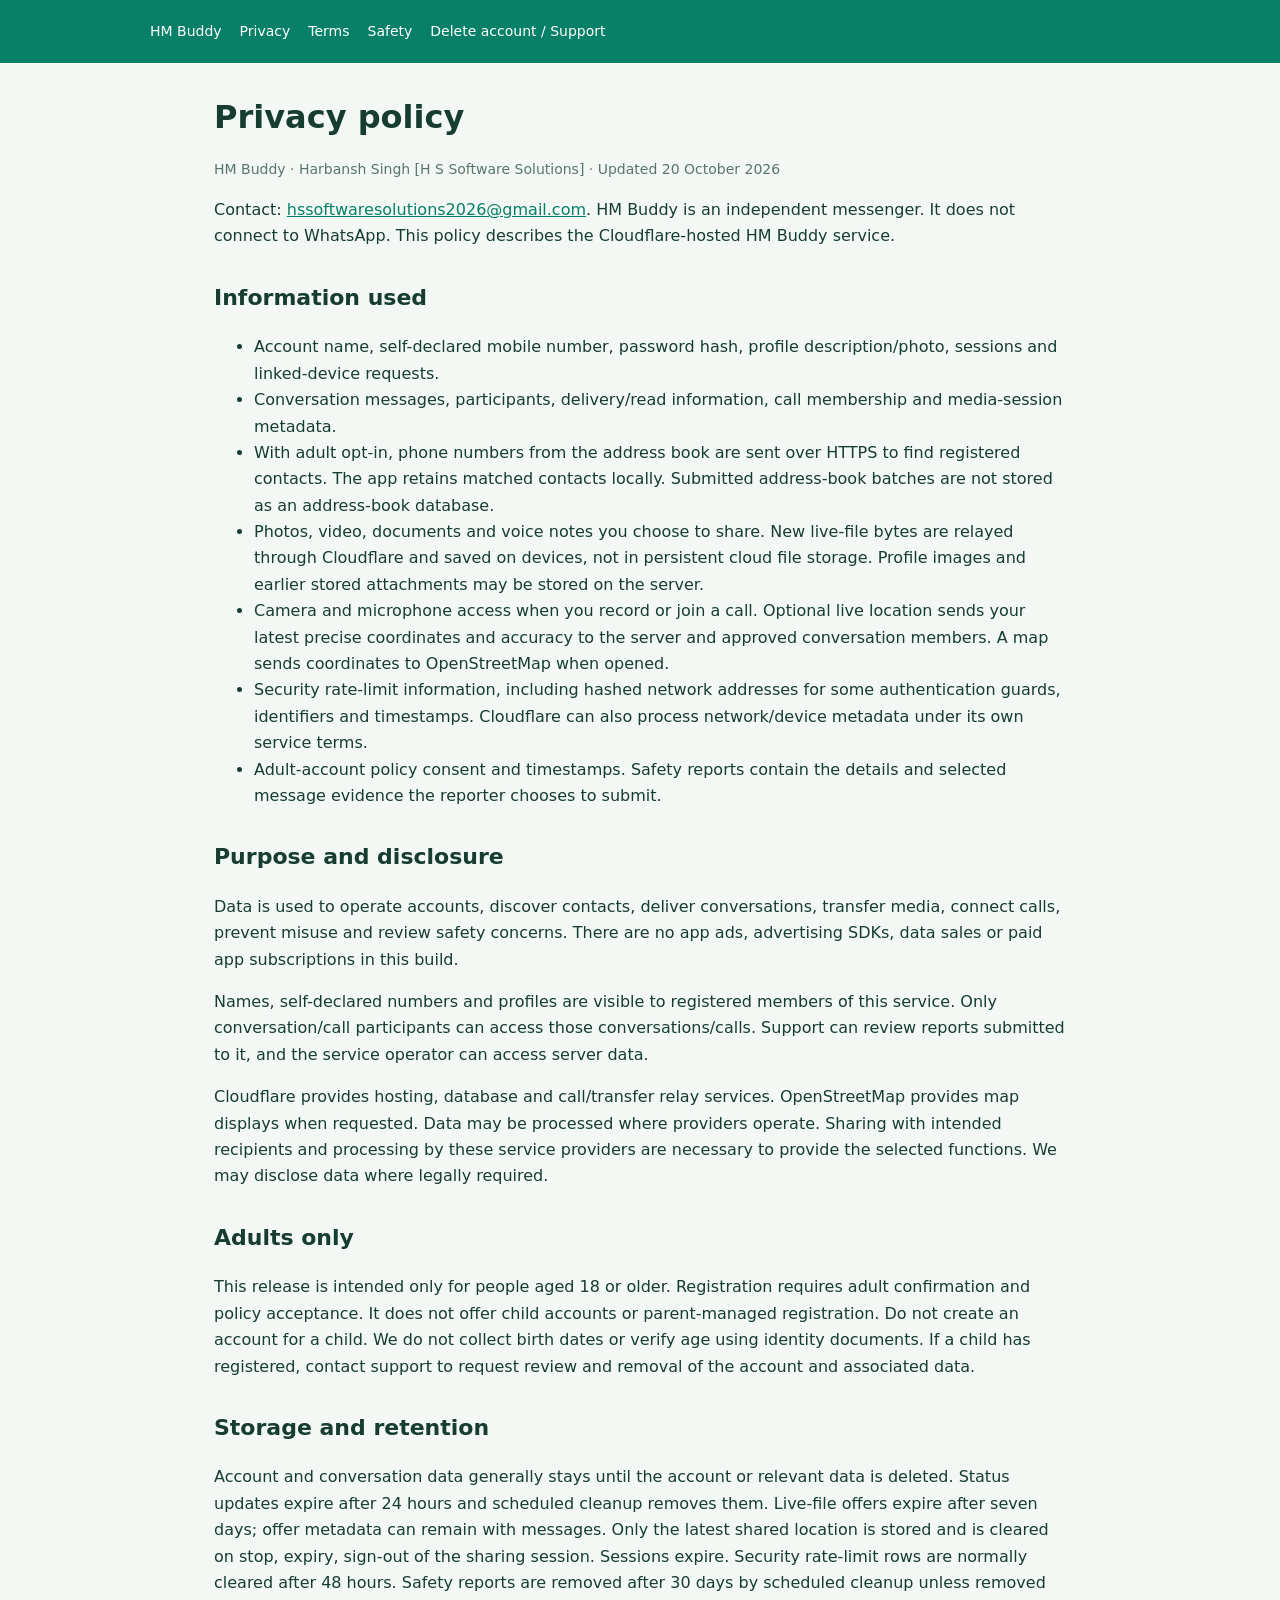
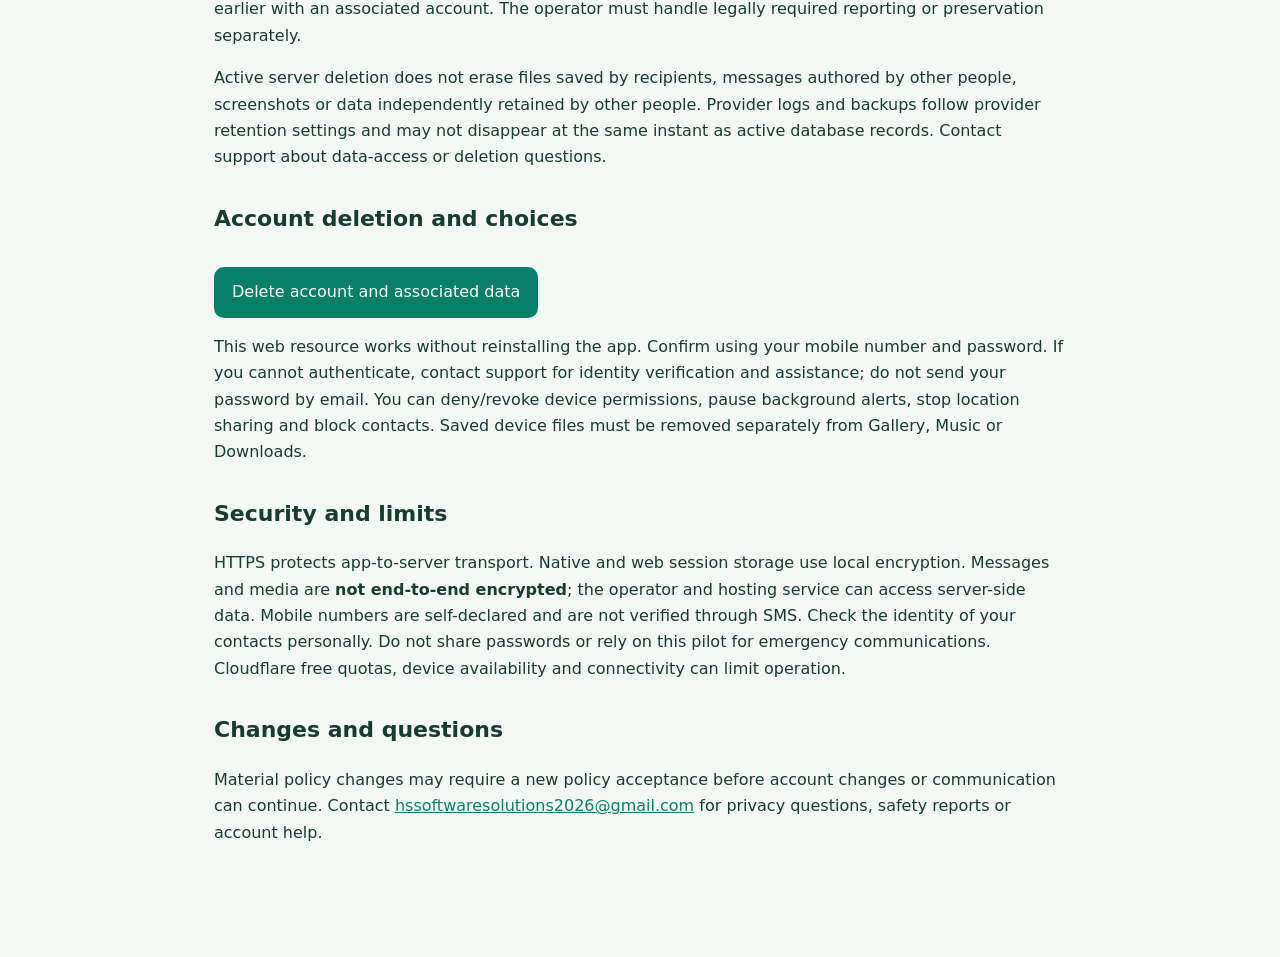
<file: index.html>
<!doctype html><html lang="en"><head><meta charset="utf-8"><meta name="viewport" content="width=device-width,initial-scale=1"><meta http-equiv="Content-Security-Policy" content="default-src 'none'; style-src 'self'; base-uri 'none'; form-action 'none'"><title>Privacy policy · HM Buddy</title><link rel="stylesheet" href="policy.css"><link rel="canonical" href="https://hrharry20.github.io/hm-buddy-privacy/privacy.html"></head><body><nav><a href="https://hm-buddy.hm-buddy-cloudflare.workers.dev/">HM Buddy</a><a href="privacy.html">Privacy</a><a href="terms.html">Terms</a><a href="safety.html">Safety</a><a href="https://hrharry20.github.io/hm-buddy-privacy/account.html">Delete account / Support</a></nav><main><h1>Privacy policy</h1><p class="muted">HM Buddy · Harbansh Singh [H S Software Solutions] · Updated 20 October 2026</p><p>Contact: <a href="mailto:hssoftwaresolutions2026@gmail.com">hssoftwaresolutions2026@gmail.com</a>. HM Buddy is an independent messenger. It does not connect to WhatsApp. This policy describes the Cloudflare-hosted HM Buddy service.</p><h2>Information used</h2><ul><li>Account name, self-declared mobile number, password hash, profile description/photo, sessions and linked-device requests.</li><li>Conversation messages, participants, delivery/read information, call membership and media-session metadata.</li><li>With adult opt-in, phone numbers from the address book are sent over HTTPS to find registered contacts. The app retains matched contacts locally. Submitted address-book batches are not stored as an address-book database.</li><li>Photos, video, documents and voice notes you choose to share. New live-file bytes are relayed through Cloudflare and saved on devices, not in persistent cloud file storage. Profile images and earlier stored attachments may be stored on the server.</li><li>Camera and microphone access when you record or join a call. Optional live location sends your latest precise coordinates and accuracy to the server and approved conversation members. A map sends coordinates to OpenStreetMap when opened.</li><li>Security rate-limit information, including hashed network addresses for some authentication guards, identifiers and timestamps. Cloudflare can also process network/device metadata under its own service terms.</li><li>Adult-account policy consent and timestamps. Safety reports contain the details and selected message evidence the reporter chooses to submit.</li></ul><h2>Purpose and disclosure</h2><p>Data is used to operate accounts, discover contacts, deliver conversations, transfer media, connect calls, prevent misuse and review safety concerns. There are no app ads, advertising SDKs, data sales or paid app subscriptions in this build.</p><p>Names, self-declared numbers and profiles are visible to registered members of this service. Only conversation/call participants can access those conversations/calls. Support can review reports submitted to it, and the service operator can access server data.</p><p>Cloudflare provides hosting, database and call/transfer relay services. OpenStreetMap provides map displays when requested. Data may be processed where providers operate. Sharing with intended recipients and processing by these service providers are necessary to provide the selected functions. We may disclose data where legally required.</p><h2>Adults only</h2><p>This release is intended only for people aged 18 or older. Registration requires adult confirmation and policy acceptance. It does not offer child accounts or parent-managed registration. Do not create an account for a child. We do not collect birth dates or verify age using identity documents. If a child has registered, contact support to request review and removal of the account and associated data.</p><h2>Storage and retention</h2><p>Account and conversation data generally stays until the account or relevant data is deleted. Status updates expire after 24 hours and scheduled cleanup removes them. Live-file offers expire after seven days; offer metadata can remain with messages. Only the latest shared location is stored and is cleared on stop, expiry, sign-out of the sharing session. Sessions expire. Security rate-limit rows are normally cleared after 48 hours. Safety reports are removed after 30 days by scheduled cleanup unless removed earlier with an associated account. The operator must handle legally required reporting or preservation separately.</p><p>Active server deletion does not erase files saved by recipients, messages authored by other people, screenshots or data independently retained by other people. Provider logs and backups follow provider retention settings and may not disappear at the same instant as active database records. Contact support about data-access or deletion questions.</p><h2>Account deletion and choices</h2><p><a class="button" href="https://hrharry20.github.io/hm-buddy-privacy/account.html#delete">Delete account and associated data</a></p><p>This web resource works without reinstalling the app. Confirm using your mobile number and password. If you cannot authenticate, contact support for identity verification and assistance; do not send your password by email. You can deny/revoke device permissions, pause background alerts, stop location sharing and block contacts. Saved device files must be removed separately from Gallery, Music or Downloads.</p><h2>Security and limits</h2><p>HTTPS protects app-to-server transport. Native and web session storage use local encryption. Messages and media are <strong>not end-to-end encrypted</strong>; the operator and hosting service can access server-side data. Mobile numbers are self-declared and are not verified through SMS. Check the identity of your contacts personally. Do not share passwords or rely on this pilot for emergency communications. Cloudflare free quotas, device availability and connectivity can limit operation.</p><h2>Changes and questions</h2><p>Material policy changes may require a new policy acceptance before account changes or communication can continue. Contact <a href="mailto:hssoftwaresolutions2026@gmail.com">hssoftwaresolutions2026@gmail.com</a> for privacy questions, safety reports or account help.</p></main></body></html>
</file>
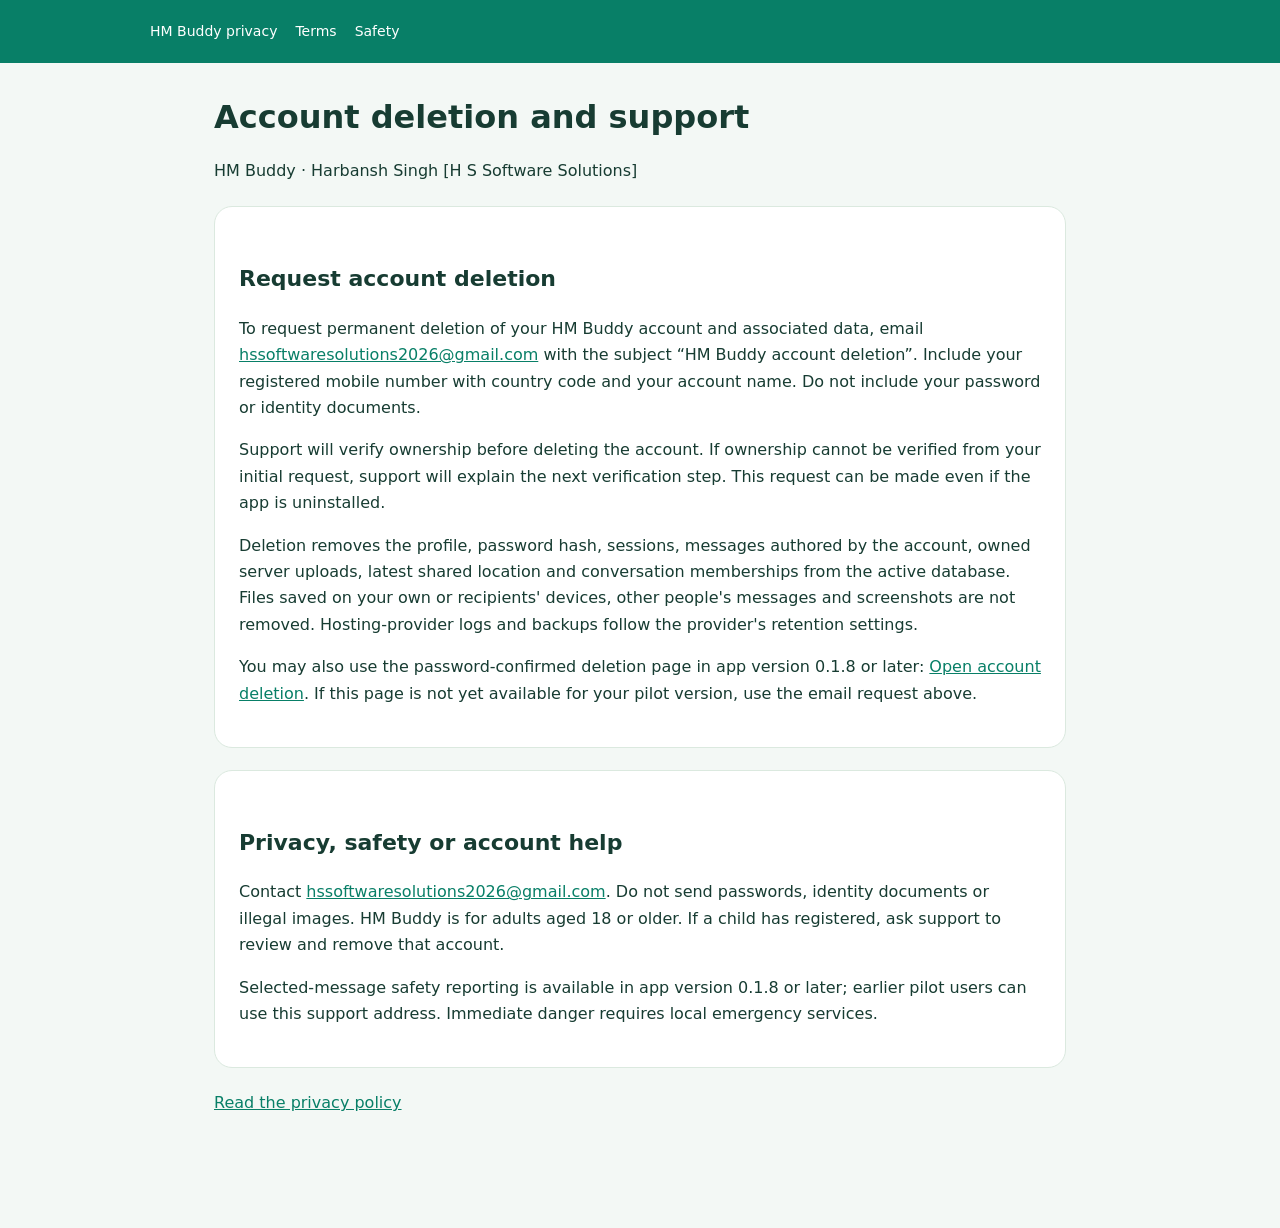
<file: account.html>
<!doctype html><html lang="en"><head><meta charset="utf-8"><meta name="viewport" content="width=device-width,initial-scale=1"><title>Account deletion and support · HM Buddy</title><link rel="stylesheet" href="policy.css"></head><body><nav><a href="index.html">HM Buddy privacy</a><a href="terms.html">Terms</a><a href="safety.html">Safety</a></nav><main><h1>Account deletion and support</h1><p>HM Buddy · Harbansh Singh [H S Software Solutions]</p><section id="delete"><h2>Request account deletion</h2><p>To request permanent deletion of your HM Buddy account and associated data, email <a href="mailto:hssoftwaresolutions2026@gmail.com?subject=HM%20Buddy%20account%20deletion">hssoftwaresolutions2026@gmail.com</a> with the subject “HM Buddy account deletion”. Include your registered mobile number with country code and your account name. Do not include your password or identity documents.</p><p>Support will verify ownership before deleting the account. If ownership cannot be verified from your initial request, support will explain the next verification step. This request can be made even if the app is uninstalled.</p><p>Deletion removes the profile, password hash, sessions, messages authored by the account, owned server uploads, latest shared location and conversation memberships from the active database. Files saved on your own or recipients' devices, other people's messages and screenshots are not removed. Hosting-provider logs and backups follow the provider's retention settings.</p><p>You may also use the password-confirmed deletion page in app version 0.1.8 or later: <a href="https://hm-buddy.hm-buddy-cloudflare.workers.dev/account.html#delete">Open account deletion</a>. If this page is not yet available for your pilot version, use the email request above.</p></section><section id="report"><h2>Privacy, safety or account help</h2><p>Contact <a href="mailto:hssoftwaresolutions2026@gmail.com">hssoftwaresolutions2026@gmail.com</a>. Do not send passwords, identity documents or illegal images. HM Buddy is for adults aged 18 or older. If a child has registered, ask support to review and remove that account.</p><p>Selected-message safety reporting is available in app version 0.1.8 or later; earlier pilot users can use this support address. Immediate danger requires local emergency services.</p></section><p><a href="privacy.html">Read the privacy policy</a></p></main></body></html>
</file>
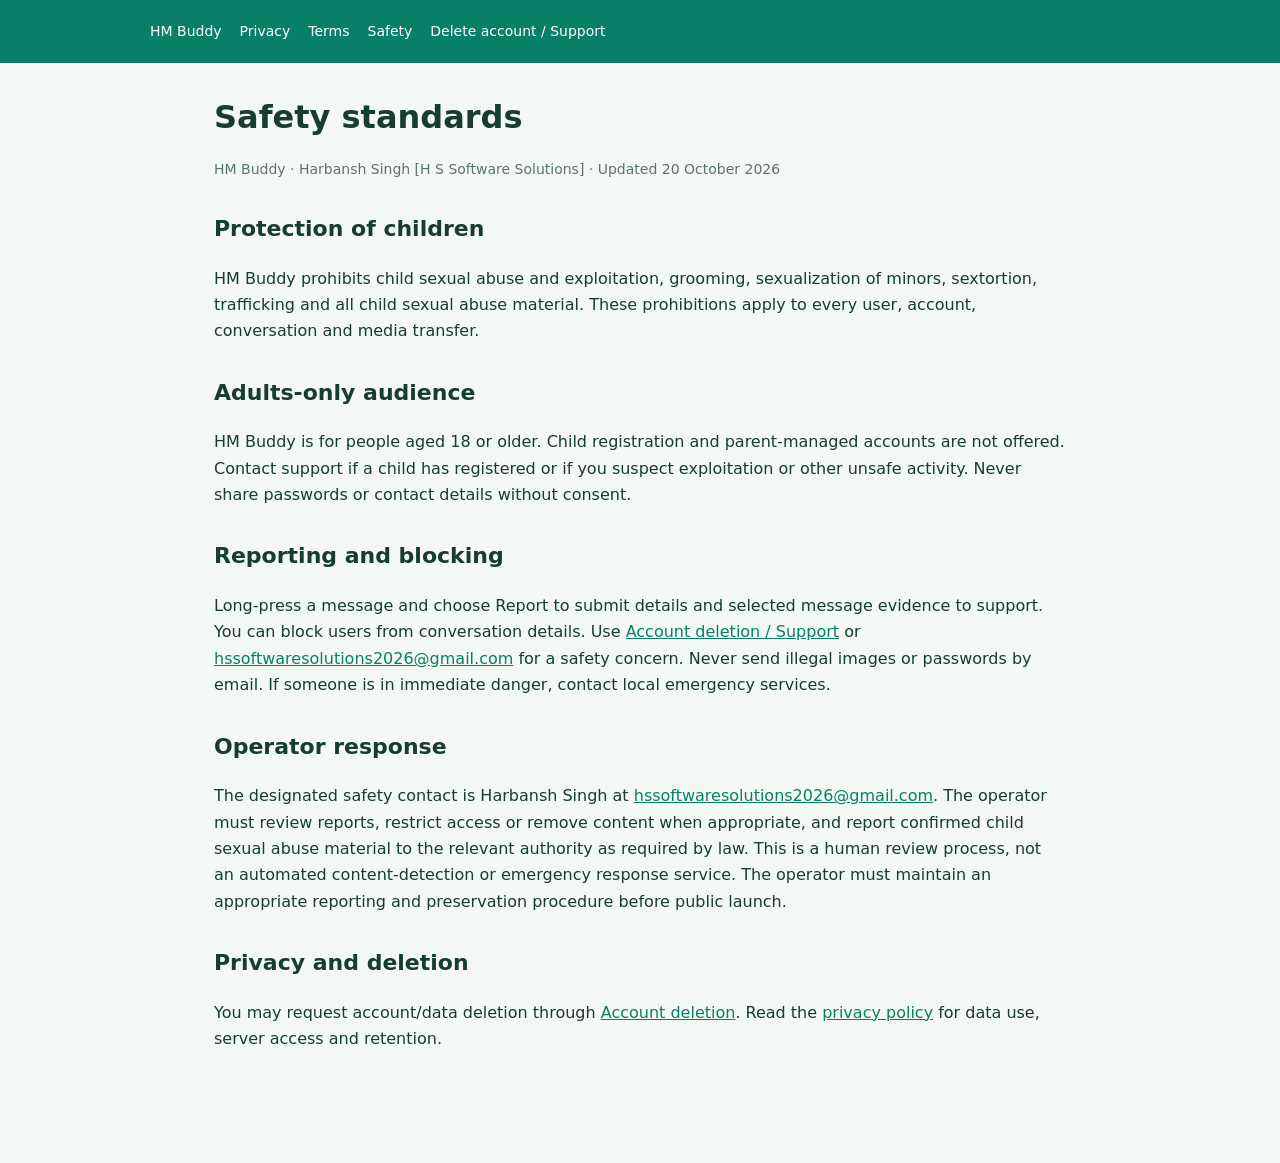
<file: safety.html>
<!doctype html><html lang="en"><head><meta charset="utf-8"><meta name="viewport" content="width=device-width,initial-scale=1"><meta http-equiv="Content-Security-Policy" content="default-src 'none'; style-src 'self'; base-uri 'none'; form-action 'none'"><title>Safety standards · HM Buddy</title><link rel="stylesheet" href="policy.css"><link rel="canonical" href="https://hrharry20.github.io/hm-buddy-privacy/safety.html"></head><body><nav><a href="https://hm-buddy.hm-buddy-cloudflare.workers.dev/">HM Buddy</a><a href="privacy.html">Privacy</a><a href="terms.html">Terms</a><a href="safety.html">Safety</a><a href="https://hrharry20.github.io/hm-buddy-privacy/account.html">Delete account / Support</a></nav><main><h1>Safety standards</h1><p class="muted">HM Buddy · Harbansh Singh [H S Software Solutions] · Updated 20 October 2026</p><h2>Protection of children</h2><p>HM Buddy prohibits child sexual abuse and exploitation, grooming, sexualization of minors, sextortion, trafficking and all child sexual abuse material. These prohibitions apply to every user, account, conversation and media transfer.</p><h2>Adults-only audience</h2><p>HM Buddy is for people aged 18 or older. Child registration and parent-managed accounts are not offered. Contact support if a child has registered or if you suspect exploitation or other unsafe activity. Never share passwords or contact details without consent.</p><h2>Reporting and blocking</h2><p>Long-press a message and choose Report to submit details and selected message evidence to support. You can block users from conversation details. Use <a href="https://hrharry20.github.io/hm-buddy-privacy/account.html#report">Account deletion / Support</a> or <a href="mailto:hssoftwaresolutions2026@gmail.com">hssoftwaresolutions2026@gmail.com</a> for a safety concern. Never send illegal images or passwords by email. If someone is in immediate danger, contact local emergency services.</p><h2>Operator response</h2><p>The designated safety contact is Harbansh Singh at <a href="mailto:hssoftwaresolutions2026@gmail.com">hssoftwaresolutions2026@gmail.com</a>. The operator must review reports, restrict access or remove content when appropriate, and report confirmed child sexual abuse material to the relevant authority as required by law. This is a human review process, not an automated content-detection or emergency response service. The operator must maintain an appropriate reporting and preservation procedure before public launch.</p><h2>Privacy and deletion</h2><p>You may request account/data deletion through <a href="https://hrharry20.github.io/hm-buddy-privacy/account.html#delete">Account deletion</a>. Read the <a href="privacy.html">privacy policy</a> for data use, server access and retention.</p></main></body></html>
</file>
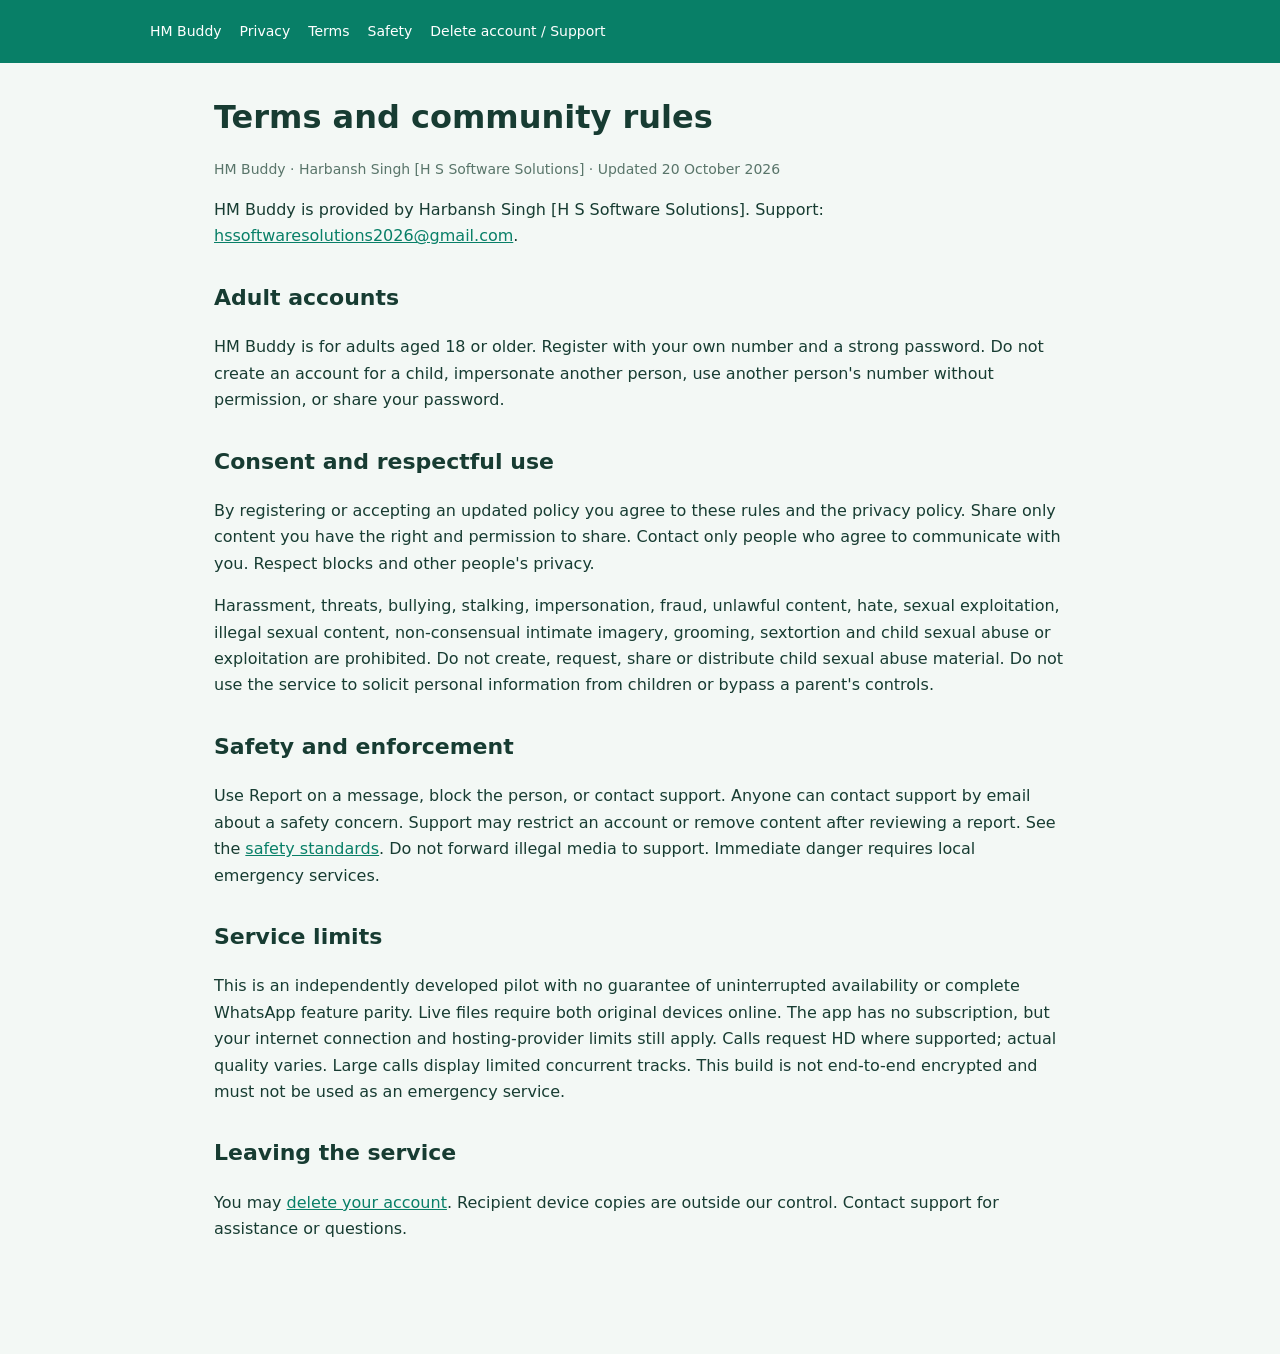
<file: terms.html>
<!doctype html><html lang="en"><head><meta charset="utf-8"><meta name="viewport" content="width=device-width,initial-scale=1"><meta http-equiv="Content-Security-Policy" content="default-src 'none'; style-src 'self'; base-uri 'none'; form-action 'none'"><title>Terms and community rules · HM Buddy</title><link rel="stylesheet" href="policy.css"><link rel="canonical" href="https://hrharry20.github.io/hm-buddy-privacy/terms.html"></head><body><nav><a href="https://hm-buddy.hm-buddy-cloudflare.workers.dev/">HM Buddy</a><a href="privacy.html">Privacy</a><a href="terms.html">Terms</a><a href="safety.html">Safety</a><a href="https://hrharry20.github.io/hm-buddy-privacy/account.html">Delete account / Support</a></nav><main><h1>Terms and community rules</h1><p class="muted">HM Buddy · Harbansh Singh [H S Software Solutions] · Updated 20 October 2026</p><p>HM Buddy is provided by Harbansh Singh [H S Software Solutions]. Support: <a href="mailto:hssoftwaresolutions2026@gmail.com">hssoftwaresolutions2026@gmail.com</a>.</p><h2>Adult accounts</h2><p>HM Buddy is for adults aged 18 or older. Register with your own number and a strong password. Do not create an account for a child, impersonate another person, use another person's number without permission, or share your password.</p><h2>Consent and respectful use</h2><p>By registering or accepting an updated policy you agree to these rules and the privacy policy. Share only content you have the right and permission to share. Contact only people who agree to communicate with you. Respect blocks and other people's privacy.</p><p>Harassment, threats, bullying, stalking, impersonation, fraud, unlawful content, hate, sexual exploitation, illegal sexual content, non-consensual intimate imagery, grooming, sextortion and child sexual abuse or exploitation are prohibited. Do not create, request, share or distribute child sexual abuse material. Do not use the service to solicit personal information from children or bypass a parent's controls.</p><h2>Safety and enforcement</h2><p>Use Report on a message, block the person, or contact support. Anyone can contact support by email about a safety concern. Support may restrict an account or remove content after reviewing a report. See the <a href="safety.html">safety standards</a>. Do not forward illegal media to support. Immediate danger requires local emergency services.</p><h2>Service limits</h2><p>This is an independently developed pilot with no guarantee of uninterrupted availability or complete WhatsApp feature parity. Live files require both original devices online. The app has no subscription, but your internet connection and hosting-provider limits still apply. Calls request HD where supported; actual quality varies. Large calls display limited concurrent tracks. This build is not end-to-end encrypted and must not be used as an emergency service.</p><h2>Leaving the service</h2><p>You may <a href="https://hrharry20.github.io/hm-buddy-privacy/account.html#delete">delete your account</a>. Recipient device copies are outside our control. Contact support for assistance or questions.</p></main></body></html>
</file>
<file: policy.css>
*{box-sizing:border-box}body{margin:0;background:#f3f8f5;color:#173c32;font:16px/1.65 system-ui,sans-serif}nav{display:flex;flex-wrap:wrap;gap:18px;padding:20px max(20px,calc((100vw - 980px)/2));background:#087f67}nav a{color:white;text-decoration:none;font-size:14px}main{max-width:900px;margin:35px auto;padding:0 24px 60px}h1{font-size:32px;line-height:1.2}h2{font-size:22px;margin-top:30px}a{color:#087f67}section,.card{background:white;border:1px solid #dbe9df;border-radius:18px;padding:24px;margin:22px 0}label{display:block;margin:15px 0 7px}input:not([type=checkbox]),select,textarea{display:block;width:100%;padding:12px;border:1px solid #b5cbbd;border-radius:10px;font:inherit}button,.button{display:inline-block;padding:12px 18px;background:#087f67;color:white;border:0;border-radius:10px;font:inherit;cursor:pointer;margin:12px 10px 0 0;text-decoration:none}button:disabled{opacity:.5;cursor:default}.danger{background:#b33b43}.notice{border-left:4px solid #087f67;background:#e5f2eb;padding:16px}.warning{border-color:#b38324;background:#fff5df}.muted{font-size:14px;color:#59756a}.checks label{display:flex;gap:12px;align-items:flex-start}input[type=checkbox]{width:20px;height:20px;flex-shrink:0;accent-color:#087f67}#notice{position:sticky;top:0;z-index:4;background:#173c32;color:white;padding:12px 20px;border-radius:10px}#notice:empty{display:none}.contacts{max-height:260px;overflow:auto}details{margin:14px 0}summary{cursor:pointer}code{word-break:break-word}:focus-visible{outline:3px solid #c29229;outline-offset:3px}[hidden]{display:none!important}
</file>
